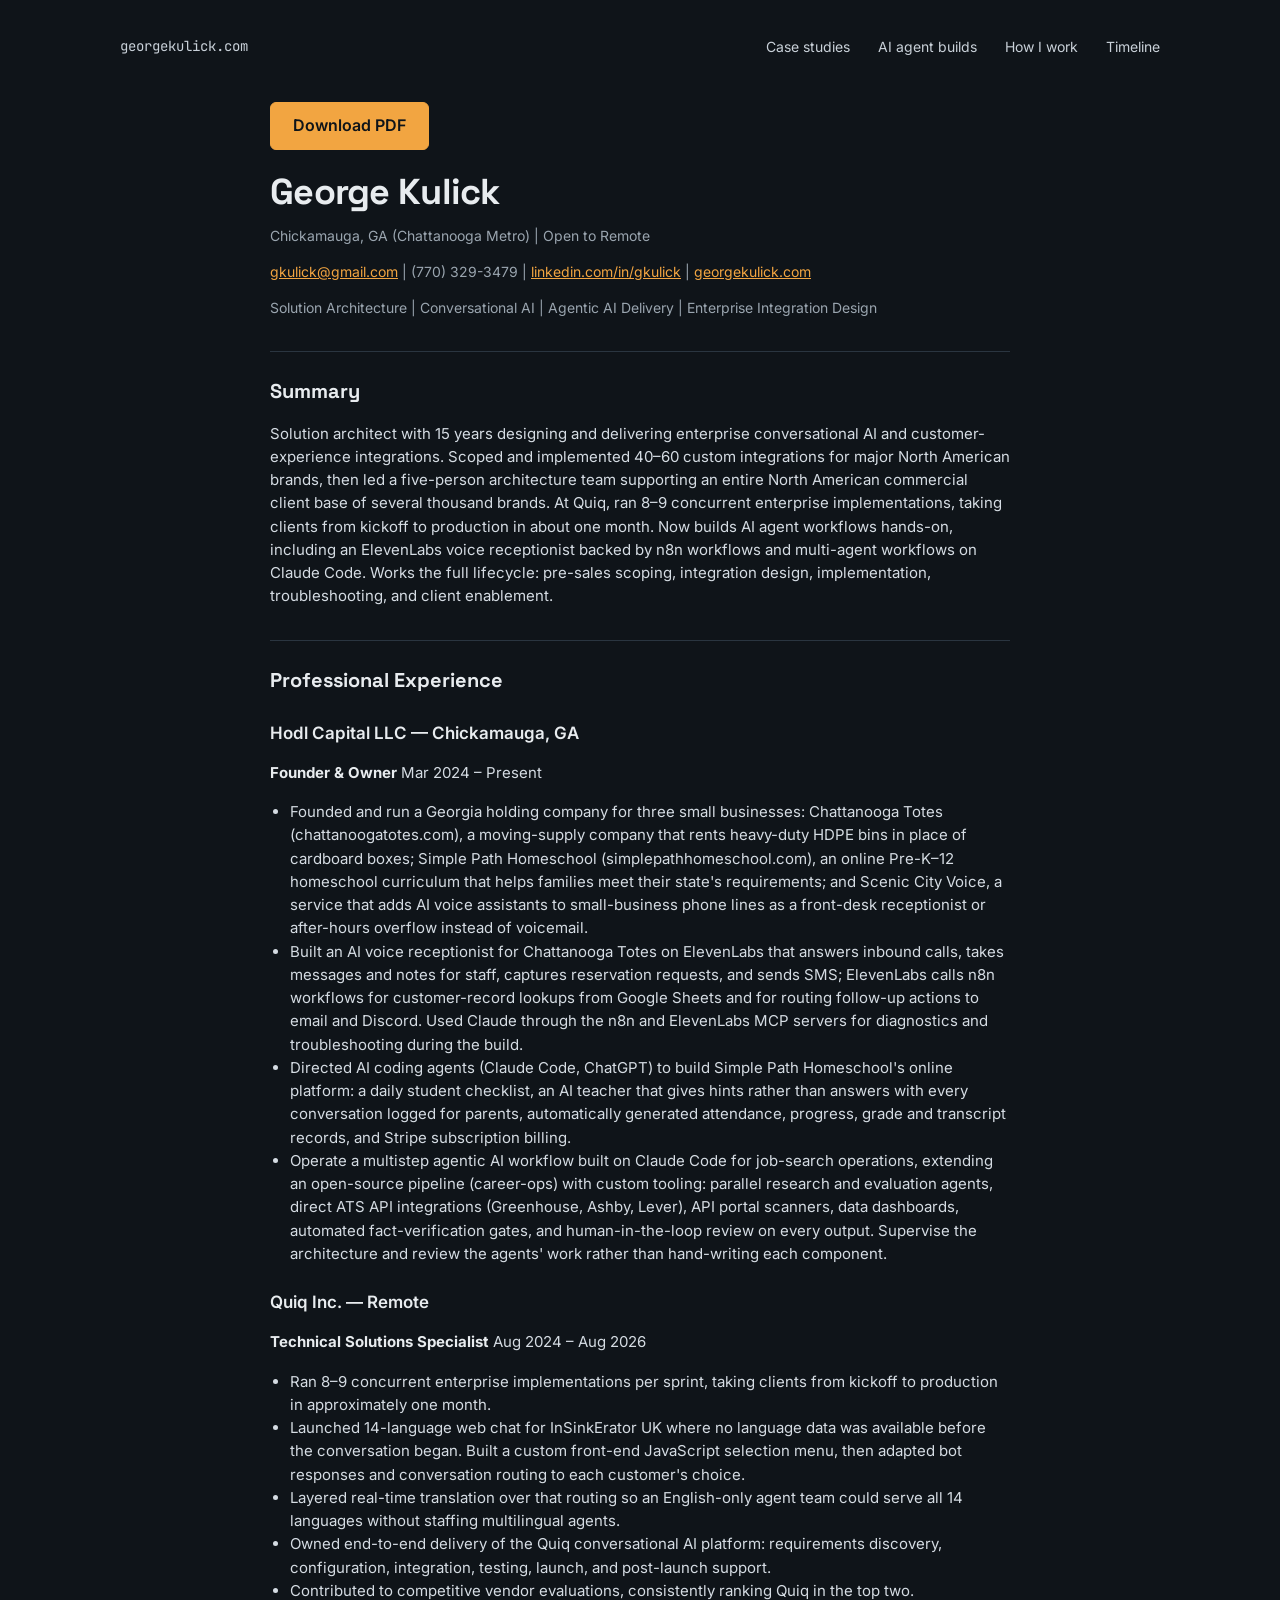
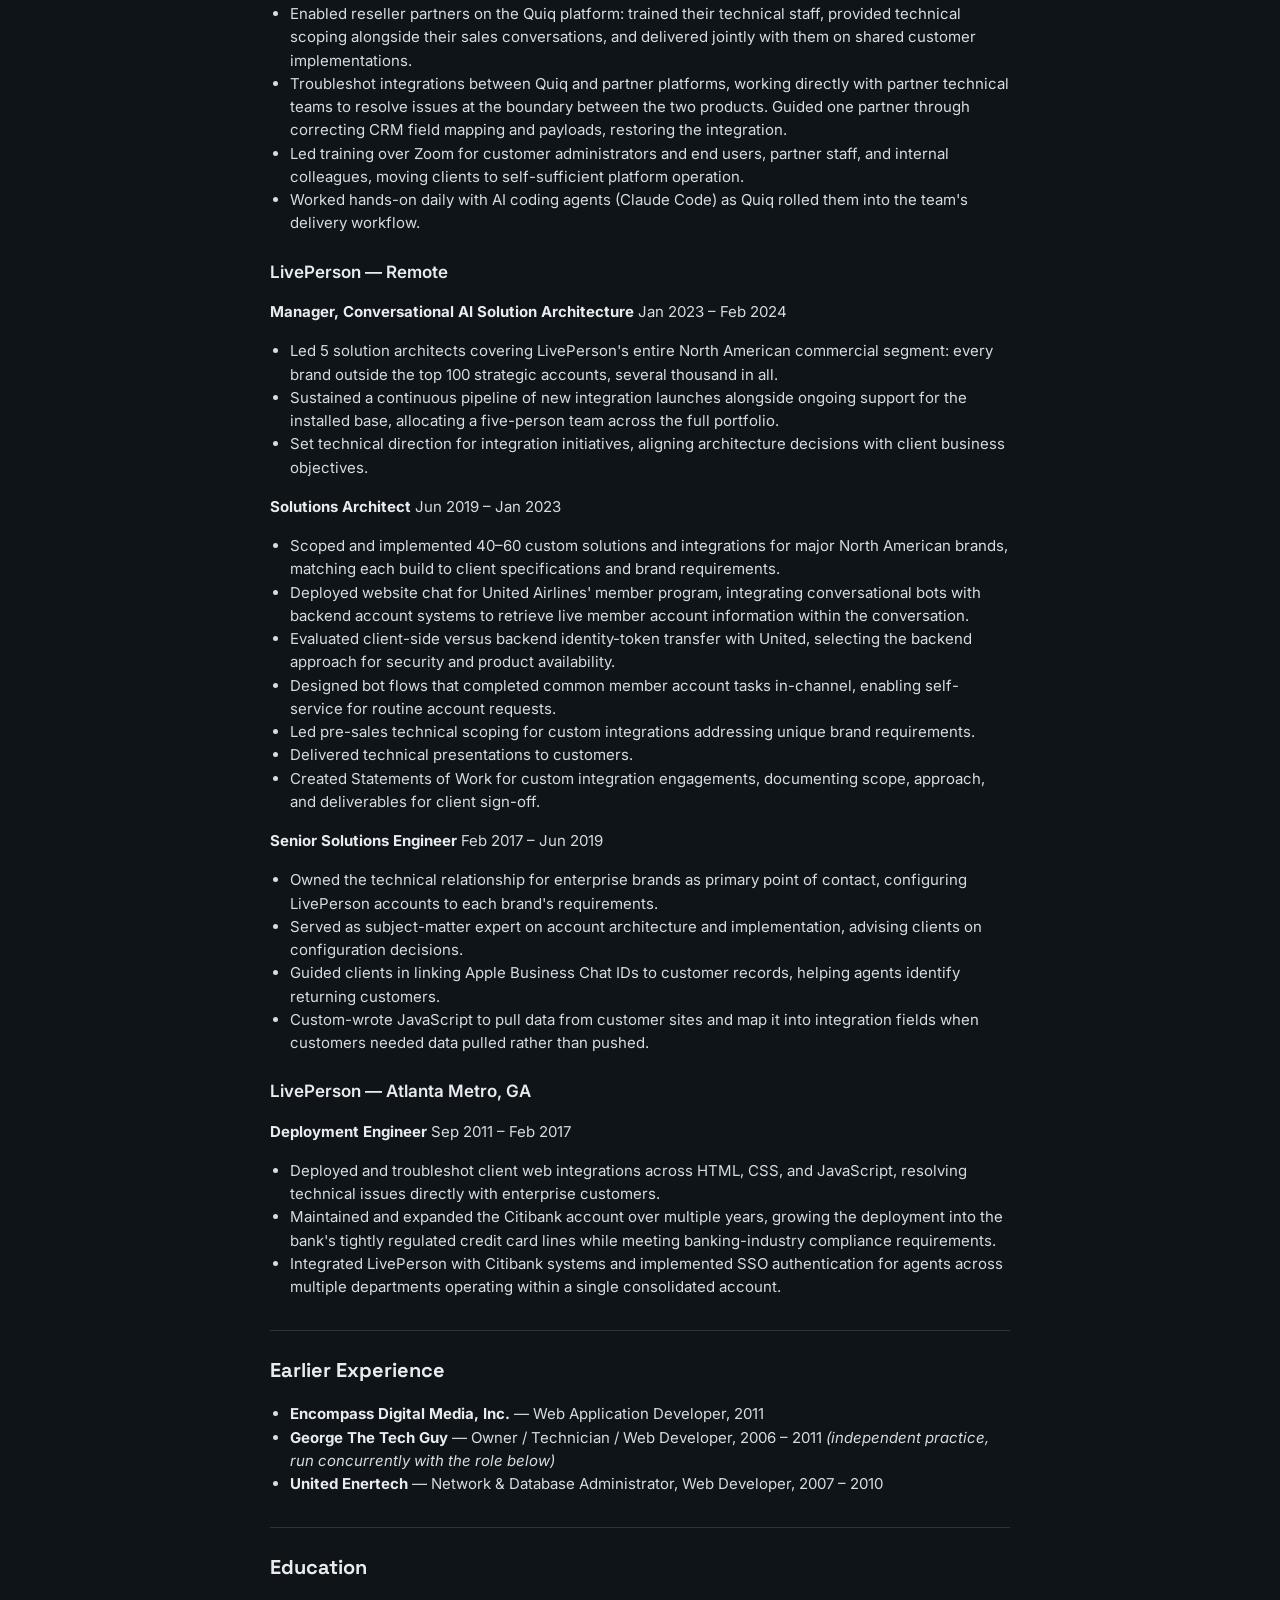
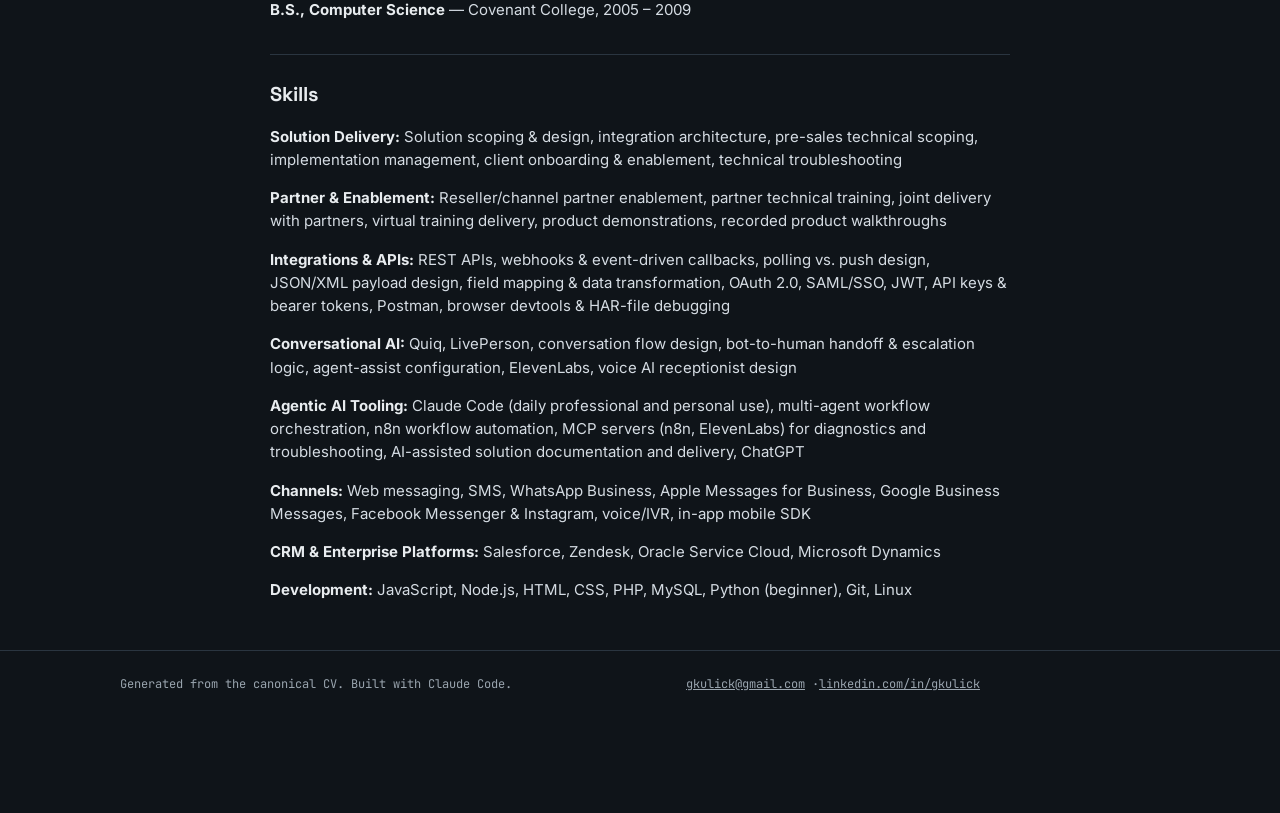
<file: resume/index.html>
<!doctype html>
<html lang="en">
<head>
<meta charset="utf-8">
<meta name="viewport" content="width=device-width, initial-scale=1">
<title>Resume · George Kulick</title>
<meta name="description" content="George Kulick, solution architect: 15 years of enterprise conversational AI delivery at LivePerson and Quiq, now building AI agent workflows with ElevenLabs, n8n and Claude Code.">
<link rel="canonical" href="https://georgekulick.com/resume/">
<meta property="og:title" content="Resume · George Kulick">
<meta property="og:description" content="George Kulick, solution architect: 15 years of enterprise conversational AI delivery at LivePerson and Quiq, now building AI agent workflows with ElevenLabs, n8n and Claude Code.">
<meta property="og:type" content="profile">
<meta property="og:url" content="https://georgekulick.com/resume/">
<meta property="og:image" content="https://georgekulick.com/assets/og.png?v=7d51dc6b">
<meta property="og:image:type" content="image/png">
<meta property="og:image:width" content="1200">
<meta property="og:image:height" content="630">
<meta property="og:image:alt" content="George Kulick, solution architect in conversational AI since 2011: I ship enterprise conversational AI.">
<meta property="og:site_name" content="georgekulick.com">
<meta property="og:locale" content="en_US">
<meta name="twitter:card" content="summary_large_image">
<meta name="twitter:title" content="Resume · George Kulick">
<meta name="twitter:description" content="George Kulick, solution architect: 15 years of enterprise conversational AI delivery at LivePerson and Quiq, now building AI agent workflows with ElevenLabs, n8n and Claude Code.">
<meta name="twitter:image" content="https://georgekulick.com/assets/og.png?v=7d51dc6b">
<link rel="icon" href="../assets/favicon.svg?v=3c2f743a" type="image/svg+xml">
<link rel="icon" href="../assets/favicon-32.png?v=13ada7cc" sizes="32x32" type="image/png">
<link rel="apple-touch-icon" href="../assets/apple-touch-icon.png?v=72ea4fac">
<link rel="preconnect" href="https://fonts.googleapis.com">
<link rel="stylesheet" href="https://fonts.googleapis.com/css2?family=Space+Grotesk:wght@500;700&family=Inter:wght@400;500;600&family=JetBrains+Mono:wght@400;500&display=swap">
<link rel="stylesheet" href="../styles.css?v=5ca0042d">
</head>
<body>
<a class="skip-link" href="#main">Skip to content</a>
<header class="wrap site-header">
  <a class="brand" href="../">georgekulick.com</a>
  <nav class="site-nav" aria-label="Primary">
    <a href="../#work">Case studies</a>
    <a href="../#agents">AI agent builds</a>
    <a href="../#how">How I work</a>
    <a href="../#timeline">Timeline</a>
  </nav>
</header>
<main id="main" class="wrap resume">
  <div class="actions" style="margin: 8px 0 24px">
    <a class="btn btn-primary" href="../assets/George_Kulick_Resume.pdf?v=8f7e5f0a" download>Download PDF</a>
  </div>
<h1>George Kulick</h1>
<p class="contact">Chickamauga, GA (Chattanooga Metro)  |  Open to Remote</p>
<p class="contact"><!--email_off--><a href="mailto:gkulick@gmail.com">gkulick@gmail.com</a><!--/email_off-->  |  (770) 329-3479  |  <a href="https://linkedin.com/in/gkulick">linkedin.com/in/gkulick</a>  |  <a href="https://georgekulick.com">georgekulick.com</a></p>
<p class="contact">Solution Architecture  |  Conversational AI  |  Agentic AI Delivery  |  Enterprise Integration Design</p>
<h2>Summary</h2>
<p>Solution architect with 15 years designing and delivering enterprise conversational AI and customer-experience integrations. Scoped and implemented 40–60 custom integrations for major North American brands, then led a five-person architecture team supporting an entire North American commercial client base of several thousand brands. At Quiq, ran 8–9 concurrent enterprise implementations, taking clients from kickoff to production in about one month. Now builds AI agent workflows hands-on, including an ElevenLabs voice receptionist backed by n8n workflows and multi-agent workflows on Claude Code. Works the full lifecycle: pre-sales scoping, integration design, implementation, troubleshooting, and client enablement.</p>
<h2>Professional Experience</h2>
<h3>Hodl Capital LLC — Chickamauga, GA</h3>
<p><strong>Founder &amp; Owner</strong> Mar 2024 – Present</p>
<ul>
<li>Founded and run a Georgia holding company for three small businesses: Chattanooga Totes (chattanoogatotes.com), a moving-supply company that rents heavy-duty HDPE bins in place of cardboard boxes; Simple Path Homeschool (simplepathhomeschool.com), an online Pre-K–12 homeschool curriculum that helps families meet their state's requirements; and Scenic City Voice, a service that adds AI voice assistants to small-business phone lines as a front-desk receptionist or after-hours overflow instead of voicemail.</li>
<li>Built an AI voice receptionist for Chattanooga Totes on ElevenLabs that answers inbound calls, takes messages and notes for staff, captures reservation requests, and sends SMS; ElevenLabs calls n8n workflows for customer-record lookups from Google Sheets and for routing follow-up actions to email and Discord. Used Claude through the n8n and ElevenLabs MCP servers for diagnostics and troubleshooting during the build.</li>
<li>Directed AI coding agents (Claude Code, ChatGPT) to build Simple Path Homeschool's online platform: a daily student checklist, an AI teacher that gives hints rather than answers with every conversation logged for parents, automatically generated attendance, progress, grade and transcript records, and Stripe subscription billing.</li>
<li>Operate a multistep agentic AI workflow built on Claude Code for job-search operations, extending an open-source pipeline (career-ops) with custom tooling: parallel research and evaluation agents, direct ATS API integrations (Greenhouse, Ashby, Lever), API portal scanners, data dashboards, automated fact-verification gates, and human-in-the-loop review on every output. Supervise the architecture and review the agents' work rather than hand-writing each component.</li>
</ul>
<h3>Quiq Inc. — Remote</h3>
<p><strong>Technical Solutions Specialist</strong> Aug 2024 – Aug 2026</p>
<ul>
<li>Ran 8–9 concurrent enterprise implementations per sprint, taking clients from kickoff to production in approximately one month.</li>
<li>Launched 14-language web chat for InSinkErator UK where no language data was available before the conversation began. Built a custom front-end JavaScript selection menu, then adapted bot responses and conversation routing to each customer's choice.</li>
<li>Layered real-time translation over that routing so an English-only agent team could serve all 14 languages without staffing multilingual agents.</li>
<li>Owned end-to-end delivery of the Quiq conversational AI platform: requirements discovery, configuration, integration, testing, launch, and post-launch support.</li>
<li>Contributed to competitive vendor evaluations, consistently ranking Quiq in the top two.</li>
<li>Enabled reseller partners on the Quiq platform: trained their technical staff, provided technical scoping alongside their sales conversations, and delivered jointly with them on shared customer implementations.</li>
<li>Troubleshot integrations between Quiq and partner platforms, working directly with partner technical teams to resolve issues at the boundary between the two products. Guided one partner through correcting CRM field mapping and payloads, restoring the integration.</li>
<li>Led training over Zoom for customer administrators and end users, partner staff, and internal colleagues, moving clients to self-sufficient platform operation.</li>
<li>Worked hands-on daily with AI coding agents (Claude Code) as Quiq rolled them into the team's delivery workflow.</li>
</ul>
<h3>LivePerson — Remote</h3>
<p><strong>Manager, Conversational AI Solution Architecture</strong> Jan 2023 – Feb 2024</p>
<ul>
<li>Led 5 solution architects covering LivePerson's entire North American commercial segment: every brand outside the top 100 strategic accounts, several thousand in all.</li>
<li>Sustained a continuous pipeline of new integration launches alongside ongoing support for the installed base, allocating a five-person team across the full portfolio.</li>
<li>Set technical direction for integration initiatives, aligning architecture decisions with client business objectives.</li>
</ul>
<p><strong>Solutions Architect</strong> Jun 2019 – Jan 2023</p>
<ul>
<li>Scoped and implemented 40–60 custom solutions and integrations for major North American brands, matching each build to client specifications and brand requirements.</li>
<li>Deployed website chat for United Airlines' member program, integrating conversational bots with backend account systems to retrieve live member account information within the conversation.</li>
<li>Evaluated client-side versus backend identity-token transfer with United, selecting the backend approach for security and product availability.</li>
<li>Designed bot flows that completed common member account tasks in-channel, enabling self-service for routine account requests.</li>
<li>Led pre-sales technical scoping for custom integrations addressing unique brand requirements.</li>
<li>Delivered technical presentations to customers.</li>
<li>Created Statements of Work for custom integration engagements, documenting scope, approach, and deliverables for client sign-off.</li>
</ul>
<p><strong>Senior Solutions Engineer</strong> Feb 2017 – Jun 2019</p>
<ul>
<li>Owned the technical relationship for enterprise brands as primary point of contact, configuring LivePerson accounts to each brand's requirements.</li>
<li>Served as subject-matter expert on account architecture and implementation, advising clients on configuration decisions.</li>
<li>Guided clients in linking Apple Business Chat IDs to customer records, helping agents identify returning customers.</li>
<li>Custom-wrote JavaScript to pull data from customer sites and map it into integration fields when customers needed data pulled rather than pushed.</li>
</ul>
<h3>LivePerson — Atlanta Metro, GA</h3>
<p><strong>Deployment Engineer</strong> Sep 2011 – Feb 2017</p>
<ul>
<li>Deployed and troubleshot client web integrations across HTML, CSS, and JavaScript, resolving technical issues directly with enterprise customers.</li>
<li>Maintained and expanded the Citibank account over multiple years, growing the deployment into the bank's tightly regulated credit card lines while meeting banking-industry compliance requirements.</li>
<li>Integrated LivePerson with Citibank systems and implemented SSO authentication for agents across multiple departments operating within a single consolidated account.</li>
</ul>
<h2>Earlier Experience</h2>
<ul>
<li><strong>Encompass Digital Media, Inc.</strong> — Web Application Developer, 2011</li>
<li><strong>George The Tech Guy</strong> — Owner / Technician / Web Developer, 2006 – 2011 <em>(independent practice, run concurrently with the role below)</em></li>
<li><strong>United Enertech</strong> — Network &amp; Database Administrator, Web Developer, 2007 – 2010</li>
</ul>
<h2>Education</h2>
<p><strong>B.S., Computer Science</strong> — Covenant College, 2005 – 2009</p>
<h2>Skills</h2>
<p><strong>Solution Delivery:</strong> Solution scoping &amp; design, integration architecture, pre-sales technical scoping, implementation management, client onboarding &amp; enablement, technical troubleshooting</p>
<p><strong>Partner &amp; Enablement:</strong> Reseller/channel partner enablement, partner technical training, joint delivery with partners, virtual training delivery, product demonstrations, recorded product walkthroughs</p>
<p><strong>Integrations &amp; APIs:</strong> REST APIs, webhooks &amp; event-driven callbacks, polling vs. push design, JSON/XML payload design, field mapping &amp; data transformation, OAuth 2.0, SAML/SSO, JWT, API keys &amp; bearer tokens, Postman, browser devtools &amp; HAR-file debugging</p>
<p><strong>Conversational AI:</strong> Quiq, LivePerson, conversation flow design, bot-to-human handoff &amp; escalation logic, agent-assist configuration, ElevenLabs, voice AI receptionist design</p>
<p><strong>Agentic AI Tooling:</strong> Claude Code (daily professional and personal use), multi-agent workflow orchestration, n8n workflow automation, MCP servers (n8n, ElevenLabs) for diagnostics and troubleshooting, AI-assisted solution documentation and delivery, ChatGPT</p>
<p><strong>Channels:</strong> Web messaging, SMS, WhatsApp Business, Apple Messages for Business, Google Business Messages, Facebook Messenger &amp; Instagram, voice/IVR, in-app mobile SDK</p>
<p><strong>CRM &amp; Enterprise Platforms:</strong> Salesforce, Zendesk, Oracle Service Cloud, Microsoft Dynamics</p>
<p><strong>Development:</strong> JavaScript, Node.js, HTML, CSS, PHP, MySQL, Python (beginner), Git, Linux</p>
</main>
<footer class="site-footer"><div class="wrap">
  <div>Generated from the canonical CV. Built with Claude Code.</div>
  <div><!--email_off--><a href="mailto:gkulick@gmail.com">gkulick@gmail.com</a><!--/email_off--> ·<a href="https://linkedin.com/in/gkulick">linkedin.com/in/gkulick</a></div>
</div></footer>
</body>
</html>
</file>
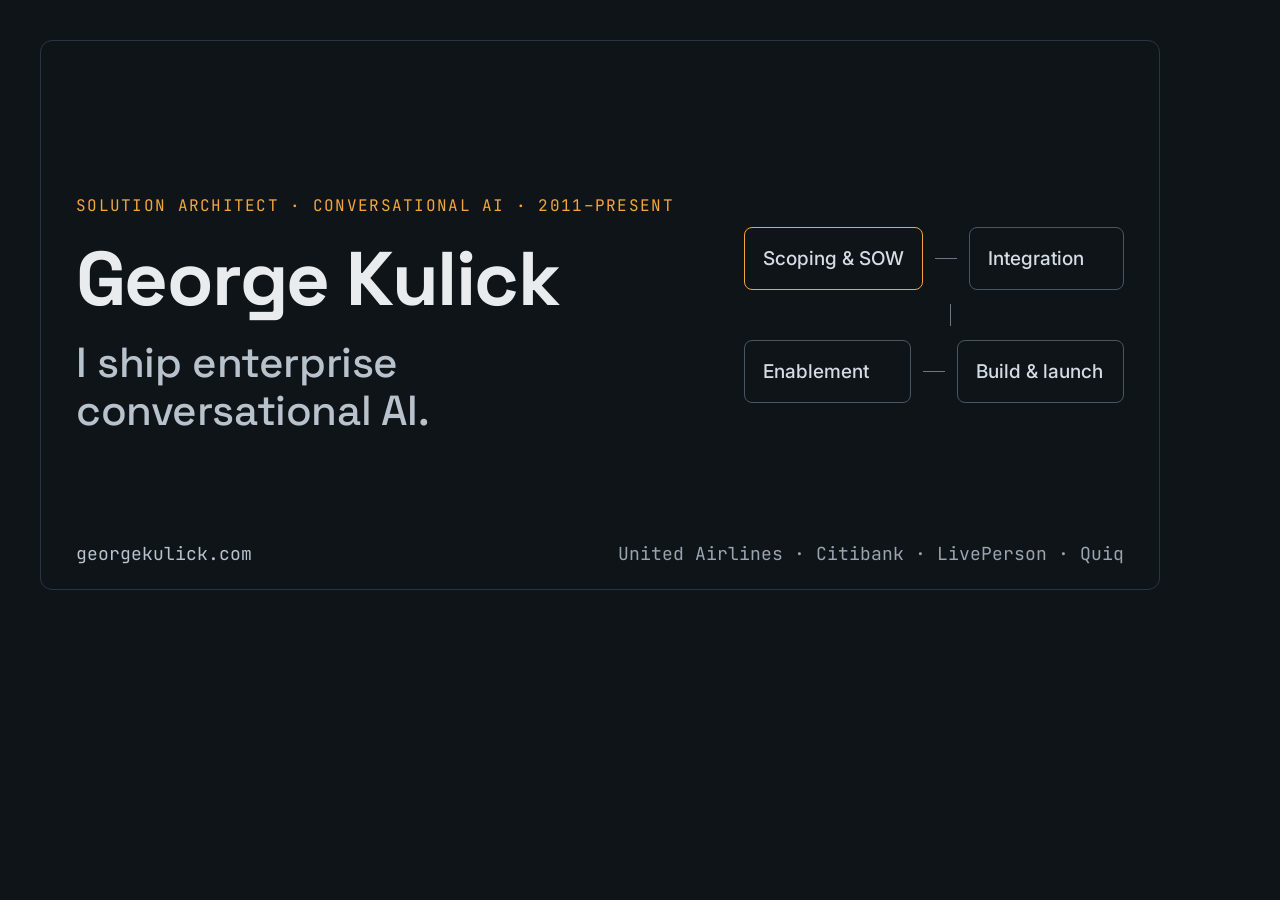
<file: tools/og.html>
<!doctype html>
<html lang="en">
<head>
<meta charset="utf-8">
<title>OG card</title>
<link rel="preconnect" href="https://fonts.googleapis.com">
<link rel="stylesheet" href="https://fonts.googleapis.com/css2?family=Space+Grotesk:wght@500;700&family=Inter:wght@400;500;600&family=JetBrains+Mono:wght@400;500&display=swap">
<link rel="stylesheet" href="../styles.css">
<style>
  html, body { margin: 0; padding: 0; width: 1200px; height: 630px; overflow: hidden; }
  body { padding-bottom: 0; background: var(--ground); }
  .og-card {
    position: relative; width: 1200px; height: 630px;
    padding: 72px 76px; box-sizing: border-box;
    display: grid; grid-template-columns: 1fr 380px; gap: 32px; align-items: center;
  }
  .frame { position: absolute; inset: 40px; border: 1px solid var(--line); border-radius: 12px; pointer-events: none; }
  .copy { display: flex; flex-direction: column; gap: 22px; }
  .og-eyebrow { font-family: var(--font-mono); font-size: 16px; letter-spacing: .08em; white-space: nowrap; color: var(--accent); margin: 0; }
  .og-name { font-family: var(--font-display); font-weight: 700; font-size: 76px; line-height: 1; letter-spacing: -.02em; color: var(--text); margin: 0; }
  .og-line { font-family: var(--font-display); font-weight: 500; font-size: 42px; line-height: 1.15; letter-spacing: -.01em; color: var(--text-3); margin: 0; max-width: 16ch; }
  .diagram { display: flex; flex-direction: column; gap: 14px; }
  .diagram .node { white-space: nowrap; font-size: 19px; font-weight: 500; padding: 16px 18px; border-radius: 8px; color: var(--text-2); }
  .diagram .h-link { width: 22px; }
  .diagram .v-link { height: 22px; }
  .diagram .flow-row { gap: 12px; }
  .diagram .flow-turn { padding-right: calc(50% - 17px); }
  .foot {
    position: absolute; left: 76px; right: 76px; bottom: 62px;
    display: flex; justify-content: space-between; align-items: baseline;
    font-family: var(--font-mono); font-size: 18px; color: var(--muted);
  }
  .foot .site { color: var(--text-3); }
</style>
</head>
<body>
<div class="og-card">
  <div class="frame"></div>
  <div class="copy">
    <p class="og-eyebrow">SOLUTION ARCHITECT · CONVERSATIONAL AI · 2011–PRESENT</p>
    <p class="og-name">George Kulick</p>
    <p class="og-line">I ship enterprise conversational AI.</p>
  </div>
  <div class="diagram flow">
    <div class="flow-row">
      <div class="node node-accent">Scoping &amp; SOW</div>
      <div class="h-link"></div>
      <div class="node">Integration</div>
    </div>
    <div class="flow-turn"><div class="v-link"></div></div>
    <div class="flow-row">
      <div class="node">Enablement</div>
      <div class="h-link"></div>
      <div class="node">Build &amp; launch</div>
    </div>
  </div>
  <div class="foot">
    <span class="site">georgekulick.com</span>
    <span>United Airlines · Citibank · LivePerson · Quiq</span>
  </div>
</div>
</body>
</html>
</file>
<file: styles.css>
/* George Kulick portfolio — design tokens from the approved Hybrid artboard */
:root {
  --ground: #0F1419;
  --surface: #161D25;
  --line: #2A3540;
  --line-strong: #4A5661;
  --connector: #6B7784;
  --text: #E8ECEF;
  --text-2: #D5DCE3;
  --text-3: #B8C2CC;
  --muted: #9AA5AF;
  --accent: #F2A541;
  --accent-hover: #FFC46B;
  --font-body: Inter, system-ui, -apple-system, "Segoe UI", sans-serif;
  --font-display: "Space Grotesk", var(--font-body);
  --font-mono: "JetBrains Mono", ui-monospace, SFMono-Regular, Menlo, monospace;
  --max: 1120px;
  --pad: 40px;
}

*, *::before, *::after { box-sizing: border-box; }
html { scroll-behavior: smooth; }
@media (prefers-reduced-motion: reduce) { html { scroll-behavior: auto; } }

body {
  margin: 0;
  background: var(--ground);
  color: var(--text);
  font-family: var(--font-body);
  line-height: 1.55;
  -webkit-font-smoothing: antialiased;
  /* keep the bottom-right assistant launcher clear of the last content */
  padding-bottom: 96px;
}

a { color: var(--accent); }
a:hover { color: var(--accent-hover); }
a:focus-visible, button:focus-visible { outline: 2px solid var(--accent); outline-offset: 3px; }

.skip-link {
  position: absolute; left: 16px; top: -48px;
  background: var(--accent); color: var(--ground); padding: 10px 14px; border-radius: 6px;
  font-weight: 600; text-decoration: none; z-index: 100;
}
.skip-link:focus { top: 16px; }

.wrap { max-width: var(--max); margin: 0 auto; padding-left: var(--pad); padding-right: var(--pad); }

/* header */
.site-header { display: flex; justify-content: space-between; align-items: center; gap: 24px; flex-wrap: wrap; padding-top: 28px; padding-bottom: 28px; }
.brand { font-family: var(--font-mono); font-size: 14px; color: #C9D1D9; text-decoration: none; }
.site-nav { display: flex; gap: 28px; flex-wrap: wrap; font-size: 14px; }
.site-nav a { color: #C9D1D9; text-decoration: none; padding: 8px 0; }
.site-nav a:hover { color: var(--text); }

/* type */
.hero-id { display: flex; flex-direction: column; gap: 8px; }
.hero-name { margin: 0; font-family: var(--font-display); font-weight: 700; font-size: 22px; line-height: 1.2; letter-spacing: -.01em; color: var(--text); }
.footer-bio { flex-basis: 100%; max-width: 78ch; line-height: 1.7; }
.eyebrow { margin: 0; font-family: var(--font-mono); font-size: 13px; letter-spacing: .08em; color: var(--accent); }
h1 { margin: 0; font-family: var(--font-display); font-weight: 700; font-size: clamp(36px, 5vw, 56px); line-height: 1.05; letter-spacing: -.02em; text-wrap: pretty; }
h2 { margin: 0; font-family: var(--font-display); font-weight: 700; font-size: 26px; }
h3 { margin: 0; font-weight: 600; font-size: 17px; }
.lede { margin: 0; font-size: 18px; line-height: 1.6; color: var(--text-3); max-width: 52ch; text-wrap: pretty; }
.meta { margin: 0; font-family: var(--font-mono); font-size: 13px; color: var(--muted); line-height: 1.8; }
.label { font-size: 12px; letter-spacing: .08em; text-transform: uppercase; color: var(--muted); }
.mono { font-family: var(--font-mono); font-size: 12px; color: var(--muted); }

/* buttons */
.btn { display: inline-flex; align-items: center; height: 48px; padding: 0 22px; border-radius: 6px; font-weight: 500; text-decoration: none; border: 1px solid var(--line-strong); color: var(--text); }
.btn:hover { color: var(--text); border-color: var(--connector); }
.btn-primary { background: var(--accent); color: var(--ground); font-weight: 600; border-color: var(--accent); }
.btn-primary:hover { background: var(--accent-hover); color: var(--ground); border-color: var(--accent-hover); }
.actions { display: flex; gap: 12px; flex-wrap: wrap; }

/* sections */
.section { padding-top: 48px; padding-bottom: 24px; display: flex; flex-direction: column; gap: 20px; }
.section-head { display: flex; justify-content: space-between; align-items: baseline; gap: 16px; flex-wrap: wrap; border-top: 1px solid var(--line); padding-top: 32px; }
.section-head .hint { font-size: 13px; color: var(--muted); }

/* hero */
.hero { padding-top: 56px; padding-bottom: 80px; display: grid; grid-template-columns: repeat(auto-fit, minmax(min(440px, 100%), 1fr)); gap: 56px; align-items: center; }
.hero-copy { display: flex; flex-direction: column; gap: 24px; }
.panel { border: 1px solid var(--line); border-radius: 10px; padding: 28px; background: var(--surface); display: flex; flex-direction: column; gap: 18px; }
.flow { display: flex; flex-direction: column; gap: 10px; }
.flow-row { display: flex; align-items: center; gap: 10px; }
.node { flex: 1; border: 1px solid var(--line-strong); border-radius: 6px; padding: 12px 14px; font-size: 14px; font-weight: 500; }
.node-accent { border-color: var(--accent); }
.h-link { width: 18px; height: 1px; background: var(--connector); flex: none; }
.v-link { width: 1px; height: 18px; background: var(--connector); }
.flow-turn { display: flex; justify-content: flex-end; padding-right: calc(50% - 14px); }
.stats { display: grid; grid-template-columns: repeat(3, minmax(0, 1fr)); gap: 12px; border-top: 1px solid var(--line); padding-top: 18px; }
.stat-n { font-family: var(--font-display); font-size: 28px; font-weight: 700; }
.stat-l { font-size: 12px; color: var(--muted); }

/* case studies */
.case { border: 1px solid var(--line); border-radius: 8px; overflow: hidden; background: var(--surface); }
.case-head { padding: 16px 24px; border-bottom: 1px solid var(--line); display: flex; justify-content: space-between; gap: 16px; flex-wrap: wrap; }
.case-head .where { font-size: 13px; color: var(--muted); }
.case-grid { display: grid; grid-template-columns: repeat(auto-fit, minmax(min(240px, 100%), 1fr)); }
.cell { padding: 20px 24px; border-right: 1px solid var(--line); display: flex; flex-direction: column; gap: 6px; font-size: 14px; color: var(--text-2); }
.cell:last-child { border-right: 0; }
@media (max-width: 1060px) { .cell { border-right: 0; border-bottom: 1px solid var(--line); } .cell:last-child { border-bottom: 0; } }
.stack { display: flex; flex-direction: column; gap: 8px; }
.stack .node { padding: 6px 10px; font-size: 13px; font-weight: 400; border-radius: 4px; color: var(--text); }
.stack .v-link { height: 10px; margin-left: 16px; }

/* AI builds */
.cards { display: grid; grid-template-columns: repeat(auto-fit, minmax(min(320px, 100%), 1fr)); gap: 16px; }
.card { border: 1px solid var(--line); border-radius: 8px; padding: 24px; background: var(--surface); display: flex; flex-direction: column; gap: 12px; }
.card p { margin: 0; font-size: 14px; color: var(--text-3); }
.card-list { margin: 0; padding-left: 18px; font-size: 14px; color: var(--text-3); display: flex; flex-direction: column; gap: 6px; }
.card-list li { padding-left: 2px; }
.card-list li::marker { color: var(--accent); }
.card h3 { font-size: 18px; line-height: 1.3; }
.shot { aspect-ratio: 16 / 9; border: 1px solid var(--line-strong); border-radius: 6px; overflow: hidden; background: #0B1015; display: flex; align-items: center; justify-content: center; color: var(--muted); font-family: var(--font-mono); font-size: 12px; }
.shot img { width: 100%; height: 100%; object-fit: cover; display: block; }
.split { display: grid; grid-template-columns: repeat(2, minmax(0, 1fr)); gap: 10px; font-size: 13px; color: var(--text-2); border-top: 1px solid var(--line); padding-top: 12px; }
.split .label { font-size: 11px; margin-bottom: 4px; display: block; }

/* principles */
.principles { display: grid; grid-template-columns: repeat(auto-fit, minmax(min(240px, 100%), 1fr)); gap: 24px; }
.principle { display: flex; flex-direction: column; gap: 8px; }
.principle .n { font-family: var(--font-mono); font-size: 12px; color: var(--accent); }
.principle .t { font-weight: 600; font-size: 15px; }
.principle p { margin: 0; font-size: 14px; color: var(--text-3); }

/* timeline */
.timeline { list-style: none; margin: 0; padding: 0; display: grid; grid-template-columns: repeat(auto-fit, minmax(min(170px, 100%), 1fr)); gap: 12px; }
.timeline li { border-top: 1px solid var(--line-strong); padding-top: 12px; display: flex; flex-direction: column; gap: 4px; }
.timeline li.now { border-top-color: var(--accent); }
.timeline .role { font-weight: 600; font-size: 14px; }
.timeline .org { font-size: 13px; color: var(--text-3); }
.hold-note { margin: 0; font-size: 14px; color: var(--text-3); max-width: 80ch; }

/* resume block */
.resume-block { border: 1px solid var(--line); border-radius: 8px; padding: 24px; background: var(--surface); display: flex; justify-content: space-between; align-items: center; gap: 16px; flex-wrap: wrap; }
.resume-block p { margin: 0; font-size: 14px; color: var(--text-3); max-width: 60ch; }

/* footer */
.site-footer { border-top: 1px solid var(--line); color: var(--muted); margin-top: 48px; }
.site-footer .wrap { padding-top: 24px; padding-bottom: 24px; padding-right: 220px; display: flex; justify-content: space-between; gap: 16px; flex-wrap: wrap; font-family: var(--font-mono); font-size: 12px; }
.site-footer a { color: var(--muted); }

/* resume page */
.resume { max-width: 820px; }
.resume h1 { font-size: 36px; }
.resume h2 { font-size: 20px; border-top: 1px solid var(--line); padding-top: 24px; margin-top: 32px; }
.resume h3 { font-size: 17px; margin-top: 24px; }
.resume p, .resume li { color: var(--text-2); font-size: 15px; }
.resume ul { padding-left: 20px; }
.resume strong { color: var(--text); }
.resume .contact { color: var(--muted); font-size: 14px; }

@media (max-width: 640px) {
  :root { --pad: 20px; }
  .site-footer .wrap { padding-right: 20px; padding-bottom: 100px; }
  .stats { grid-template-columns: 1fr; }
}

/* print: the resume page becomes a light, letter-sized document */
@media print {
  :root { --ground: #FFFFFF; --surface: #FFFFFF; --line: #D1D5DB; --line-strong: #9CA3AF; --text: #111827; --text-2: #1F2937; --text-3: #374151; --muted: #4B5563; --accent: #B45309; }
  body { padding-bottom: 0; font-size: 9.2pt; line-height: 1.3; }
  .skip-link, .site-header, .site-footer, .actions, elevenlabs-convai { display: none !important; }
  .resume { max-width: none; }
  .resume h1 { font-size: 18pt; margin-bottom: 2pt; }
  .resume h2 { font-size: 11pt; margin-top: 7pt; padding-top: 5pt; break-after: avoid; }
  .resume h3 { font-size: 10pt; margin-top: 6pt; margin-bottom: 0; break-after: avoid; }
  .resume p, .resume li { font-size: 9.2pt; line-height: 1.3; margin: 2pt 0; }
  .resume ul { margin: 2pt 0; padding-left: 14pt; }
  .resume .contact { font-size: 9pt; margin: 1pt 0; }
  a { color: inherit; text-decoration: none; }
  @page { size: letter; margin: 0.45in 0.55in; }
}

/* waveform audio player (AI builds → Jarvis card) */
.player { display: flex; min-width: 0; max-width: 100%; align-items: center; gap: 14px; padding: 16px 18px; min-height: 96px; border: 1px solid var(--line-strong); border-radius: 6px; background: #0B1015; }
.player .play { flex: none; width: 48px; height: 48px; border-radius: 50%; border: 0; background: var(--accent); color: var(--ground); display: inline-flex; align-items: center; justify-content: center; cursor: pointer; }
.player .play:hover { background: var(--accent-hover); }
.player .play svg { width: 20px; height: 20px; display: block; }
.player .play .icon-pause { display: none; }
.player.playing .play .icon-play { display: none; }
.player.playing .play .icon-pause { display: block; }
.player .wave { flex: 1 1 0; min-width: 0; height: 56px; display: flex; align-items: center; gap: 2px; cursor: pointer; border-radius: 4px; }
.player .wave:focus-visible { outline: 2px solid var(--accent); outline-offset: 4px; }
.player .bar { flex: 1 1 0; min-width: 0; min-height: 3px; border-radius: 1px; background: var(--line-strong); transition: background .12s linear; }
.player .bar.on { background: var(--accent); }
.player .time { flex: none; font-family: var(--font-mono); font-size: 12px; color: var(--muted); white-space: nowrap; }
.player-caption { font-size: 12px; color: var(--muted); margin: 6px 0 0; }
@media (max-width: 640px) { .player { padding: 12px; gap: 10px; } .player .time { min-height: 0; min-width: 0; font-size: 11px; } }

/* ---- project showcase (reusable modal, assets/showcase.js) ---- */
.card { position: relative; }
.card-actions { margin-top: auto; padding-top: 6px; }
.btn-explore { height: 40px; padding: 0 16px; font-size: 14px; background: transparent; cursor: pointer; font-family: var(--font-body); }
.btn-explore::after { content: "\2192"; margin-left: 8px; }
html.modal-open { overflow: hidden; }

dialog.showcase, dialog.lightbox { border: 1px solid var(--line-strong); border-radius: 12px; background: var(--ground); color: var(--text); padding: 0; margin: auto; max-height: 92vh; overflow: hidden; }
dialog.showcase { width: min(88vw, 1320px); overflow-y: auto; overscroll-behavior: contain; }
dialog.showcase::backdrop, dialog.lightbox::backdrop { background: rgba(5, 8, 12, .82); backdrop-filter: blur(2px); }
@media (prefers-reduced-motion: no-preference) {
  dialog.showcase[open], dialog.lightbox[open] { animation: sc-in .18s ease-out; }
  @keyframes sc-in { from { opacity: 0; transform: translateY(8px); } to { opacity: 1; transform: none; } }
}

.sc-head { position: sticky; top: 0; z-index: 2; display: flex; justify-content: space-between; align-items: flex-start; gap: 24px; padding: 28px 32px 20px; background: var(--ground); border-bottom: 1px solid var(--line); }
.sc-head-text { display: flex; flex-direction: column; gap: 8px; min-width: 0; }
.sc-eyebrow { color: var(--accent); letter-spacing: .08em; font-size: 12px; }
.sc-title { font-size: 28px; }
.sc-subtitle { margin: 0; font-size: 16px; color: var(--text-3); max-width: 70ch; text-wrap: pretty; }
.sc-close { flex: none; width: 44px; height: 44px; border-radius: 50%; border: 1px solid var(--line-strong); background: var(--surface); color: var(--text); font-size: 26px; line-height: 1; cursor: pointer; }
.sc-close:hover { border-color: var(--connector); }

.sc-body { display: flex; flex-direction: column; gap: 28px; padding: 24px 32px 36px; }
.sc-badges { list-style: none; margin: 0; padding: 0; display: flex; flex-wrap: wrap; gap: 8px; }
.sc-badges li { font-family: var(--font-mono); font-size: 12px; color: var(--text-2); border: 1px solid var(--line-strong); border-radius: 999px; padding: 5px 12px; }

/* gallery */
.sc-gallery { display: flex; flex-direction: column; gap: 12px; }
.sc-tabs { display: flex; gap: 4px; border-bottom: 1px solid var(--line); }
.sc-tab { appearance: none; background: none; border: 0; border-bottom: 2px solid transparent; margin-bottom: -1px; padding: 10px 14px; color: var(--muted); font: 500 14px var(--font-body); cursor: pointer; }
.sc-tab:hover { color: var(--text); }
.sc-tab[aria-selected="true"] { color: var(--text); border-bottom-color: var(--accent); }
.sc-panel { display: flex; flex-direction: column; gap: 10px; }
.sc-figure { margin: 0; aspect-ratio: 16 / 9; border: 1px solid var(--line); border-radius: 8px; overflow: hidden; background: #0F1419; display: flex; align-items: center; justify-content: center; }
.sc-figure svg, .sc-figure img, .lb-figure svg, .lb-figure img { width: 100%; height: 100%; display: block; }
.sc-caption { font-size: 13px; color: var(--muted); }
.sc-controls { display: flex; align-items: center; gap: 10px; }
.sc-nav { width: 40px; height: 40px; border-radius: 6px; border: 1px solid var(--line-strong); background: var(--surface); color: var(--text); font-size: 18px; cursor: pointer; }
.sc-nav:hover { border-color: var(--connector); }
.sc-counter { min-width: 48px; text-align: center; }
.sc-enlarge { margin-left: auto; height: 40px; padding: 0 16px; font-size: 14px; background: transparent; cursor: pointer; font-family: var(--font-body); }
.sc-loading { padding: 24px; }

/* screenshots */
.sc-shots { display: grid; grid-template-columns: repeat(auto-fit, minmax(min(300px, 100%), 1fr)); gap: 14px; }
.sc-shot { margin: 0; display: flex; flex-direction: column; gap: 6px; }
.sc-shot img { width: 100%; height: auto; aspect-ratio: 16 / 9; object-fit: cover; border: 1px solid var(--line-strong); border-radius: 6px; display: block; }
.sc-shot figcaption { font-size: 13px; color: var(--muted); }

/* text sections */
.sc-sections { display: grid; grid-template-columns: repeat(auto-fit, minmax(min(380px, 100%), 1fr)); gap: 24px 36px; }
.sc-section { display: flex; flex-direction: column; gap: 10px; min-width: 0; }
.sc-section h3 { font-size: 15px; letter-spacing: .02em; color: var(--accent); }
.sc-section p { margin: 0; font-size: 15px; line-height: 1.6; color: var(--text-2); }
.sc-section .card-list { font-size: 14.5px; line-height: 1.55; }
.sc-split { border-top: 1px solid var(--line); padding-top: 18px; font-size: 14px; }
.sc-credit { margin: 0; font-size: 13px; color: var(--muted); }
.sc-links { padding-top: 4px; }

/* lightbox */
dialog.lightbox { width: min(96vw, calc(92vh * 16 / 9), 1632px); background: #0F1419; padding: 16px; }
/* raster images never render above their natural pixel size (no upscaling, no blur) */
dialog.lightbox.is-image { width: fit-content; max-width: 96vw; }
.lb-figure.lb-img { aspect-ratio: auto; width: auto; max-width: 100%; }
.lb-figure.lb-img img { width: auto; height: auto; max-width: 100%; max-height: 82vh; margin: 0 auto; }
.lb-figure { margin: 0; aspect-ratio: 16 / 9; width: 100%; }
.lb-caption { margin: 10px 0 0; text-align: center; }
dialog.lightbox .sc-close { position: absolute; top: 12px; right: 12px; z-index: 2; }

@media (max-width: 720px) {
  dialog.showcase { width: 100vw; max-width: 100vw; height: 100dvh; max-height: 100dvh; border: 0; border-radius: 0; margin: 0; }
  .sc-head { position: static; padding: 18px 64px 14px 18px; }
  dialog.showcase .sc-close { position: fixed; top: 10px; right: 10px; z-index: 3; }
  .sc-title { font-size: 22px; }
  .sc-body { padding: 16px 18px 28px; gap: 22px; }
  .sc-tabs { overflow-x: auto; }
  .sc-tab { white-space: nowrap; padding: 10px 10px; }
  .sc-enlarge { display: none; }
}

/* compact cards: one-line designed/wrote, zoomable media */
.card-split { margin: 0; border-top: 1px solid var(--line); padding-top: 10px; font-size: 13px; line-height: 1.5; color: var(--text-3); }
.card-split b { font-weight: 600; color: var(--text); }
.zoom { all: unset; display: block; width: 100%; height: 100%; cursor: zoom-in; }
.zoom:focus-visible { outline: 2px solid var(--accent); outline-offset: 3px; }
.zoom img { width: 100%; height: 100%; object-fit: cover; display: block; }
.sc-shot .zoom img { height: auto; aspect-ratio: 16 / 9; border: 1px solid var(--line-strong); border-radius: 6px; }
.lb-figure img { display: block; border-radius: 6px; }
</file>
